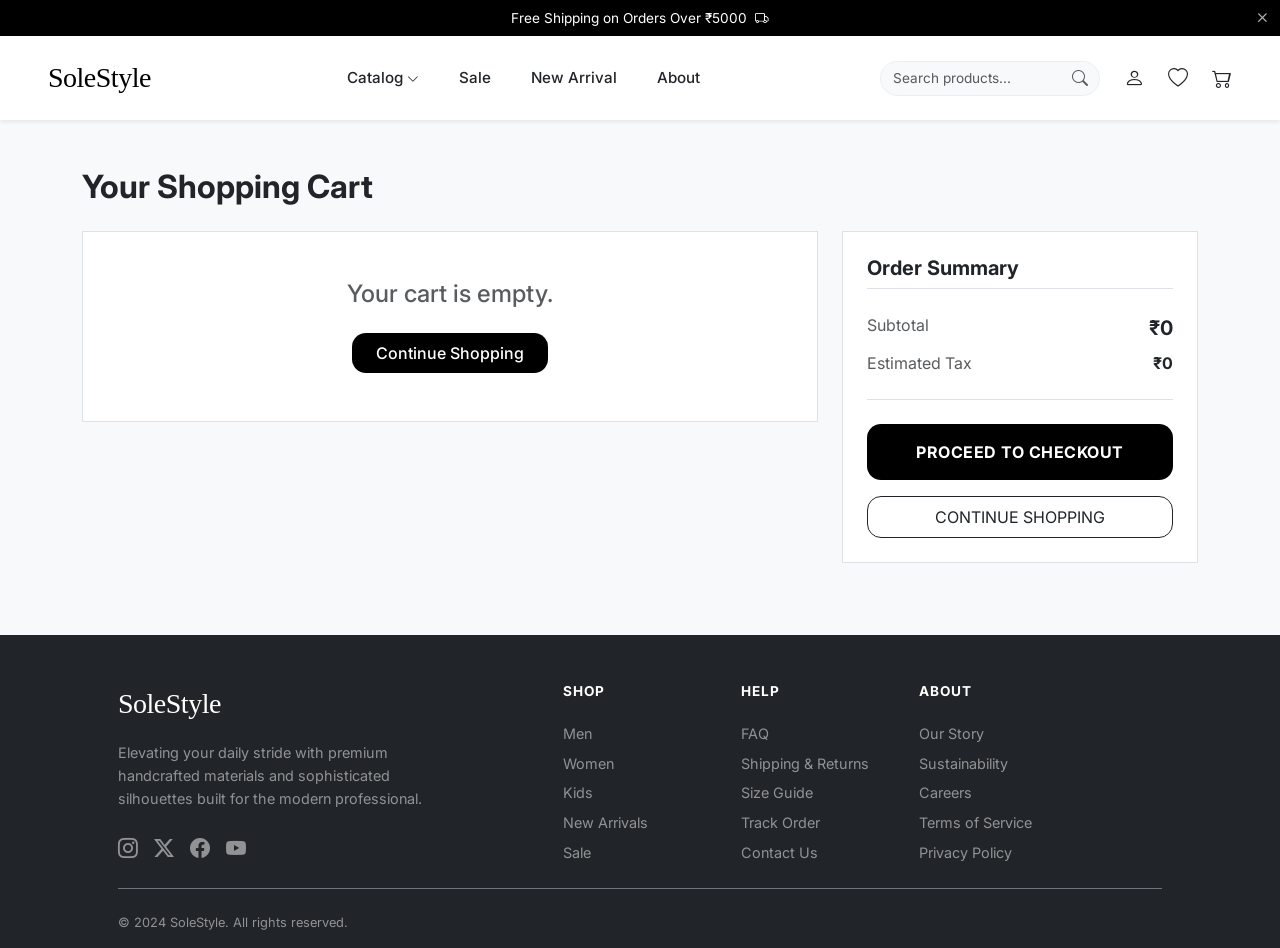
<file: cart.html>
<!doctype html>
<html lang="en">
  <head>
    <meta charset="UTF-8" />
    <meta name="viewport" content="width=device-width, initial-scale=1.0" />
    <title>Shopping Cart | SoleStyle</title>
    <!-- Bootstrap CSS -->
    <link href="https://cdn.jsdelivr.net/npm/bootstrap@5.3.3/dist/css/bootstrap.min.css" rel="stylesheet">
    <link rel="stylesheet" href="https://cdn.jsdelivr.net/npm/bootstrap-icons@1.11.3/font/bootstrap-icons.min.css">
    <link rel="stylesheet" href="styles.css" />
    <script defer src="script.js"></script>
    <script defer src="cart.js"></script>
  </head>
  <body class="bg-light">
    <!-- Top Announcement Banner -->
    <div id="announcement-banner" class="bg-black text-white py-2 position-relative">
      <div class="container d-flex justify-content-center align-items-center text-sm" style="font-size: 0.85rem;">
        <span>Free Shipping on Orders Over ₹5000 <i class="bi bi-truck ms-1"></i></span>
      </div>
      <button id="close-banner" class="btn text-white position-absolute end-0 top-50 translate-middle-y me-2 p-0 border-0" aria-label="Close"><i class="bi bi-x fs-5"></i></button>
    </div>

    <!-- Dynamic Navbar Placeholder -->
    <div id="navbar-placeholder"></div>

    <main class="container py-4 mt-2">
       <h2 class="fw-bold mb-4">Your Shopping Cart</h2>
       <div class="row g-4">
           <div class="col-12 col-lg-8" id="cart-items-container">
               <!-- Cart items injected here -->
           </div>
           <div class="col-12 col-lg-4">
               <div class="bg-white p-4 rounded-0 border">
                   <h5 class="fw-bold mb-4 pb-2 border-bottom">Order Summary</h5>
                   <div class="d-flex justify-content-between mb-2">
                       <span class="text-muted">Subtotal</span>
                       <span class="fw-bold fs-5" id="cart-total">₹0</span>
                   </div>
                   <div class="d-flex justify-content-between mb-4 border-bottom pb-4">
                       <span class="text-muted">Estimated Tax</span>
                       <span class="fw-bold">₹0</span>
                   </div>
                   <button class="btn btn-dark w-100 py-3 fw-bold bg-black rounded-0 mb-3" style="letter-spacing: 0.5px;" onclick="window.location.href='checkout.html'">PROCEED TO CHECKOUT</button>
                   <a href="index.html" class="btn btn-outline-dark w-100 py-2 rounded-0">CONTINUE SHOPPING</a>
               </div>
           </div>
       </div>
    </main>
    <script src="https://cdn.jsdelivr.net/npm/bootstrap@5.3.3/dist/js/bootstrap.bundle.min.js"></script>
  </body>
</html>
</file>
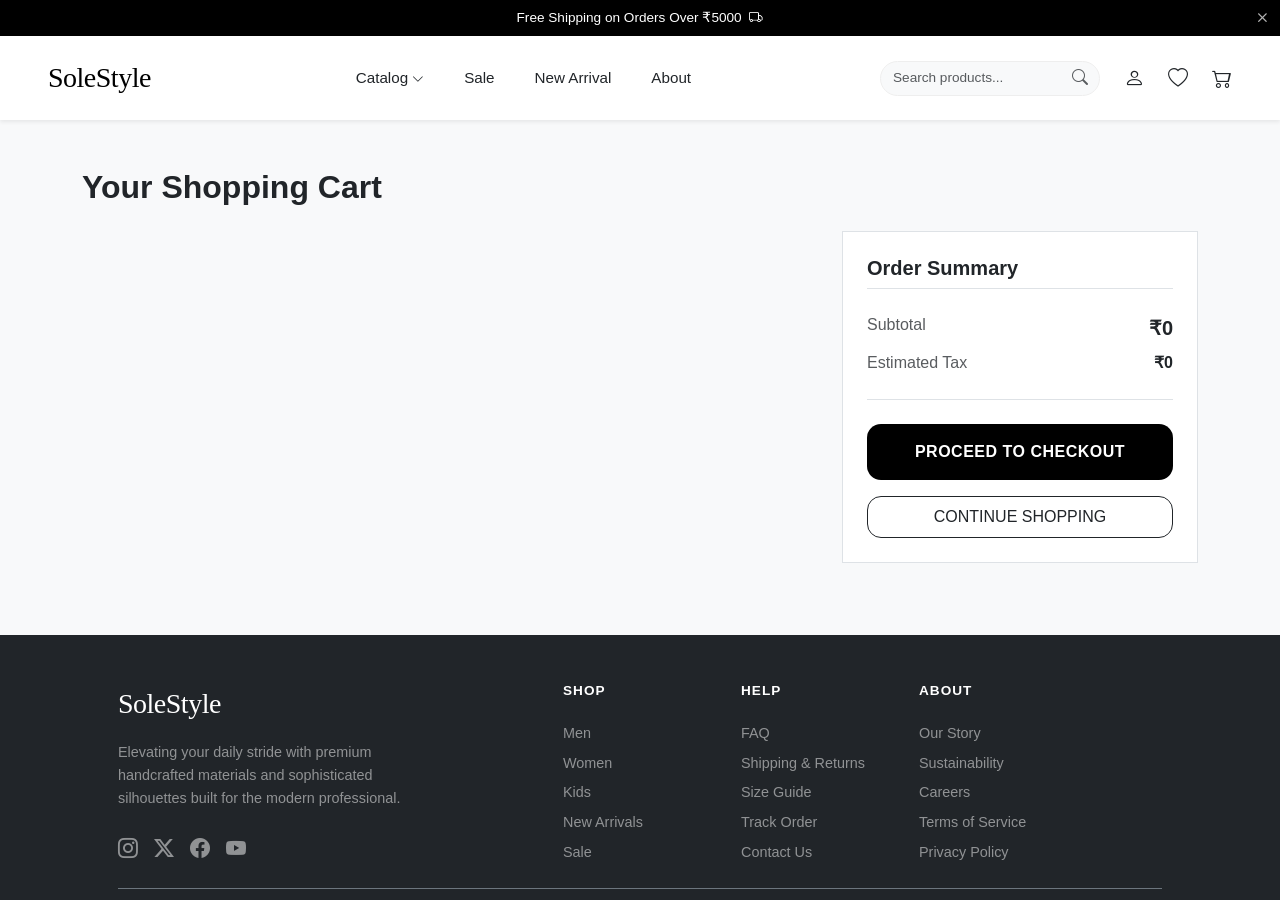
<file: checkout.html>
<!doctype html>
<html lang="en">
  <head>
    <meta charset="UTF-8" />
    <meta name="viewport" content="width=device-width, initial-scale=1.0" />
    <title>Checkout | SoleStyle</title>
    <!-- Bootstrap CSS -->
    <link href="https://cdn.jsdelivr.net/npm/bootstrap@5.3.3/dist/css/bootstrap.min.css" rel="stylesheet">
    <link rel="stylesheet" href="https://cdn.jsdelivr.net/npm/bootstrap-icons@1.11.3/font/bootstrap-icons.min.css">
    <link rel="stylesheet" href="styles.css" />
    <style>
      .form-control:focus, .form-select:focus {
          border-color: #000;
          box-shadow: none;
      }
    </style>
    <script defer src="script.js"></script>
    <script defer src="checkout.js"></script>
  </head>
  <body class="bg-light">
    <!-- Dynamic Navbar Placeholder -->
    <div id="navbar-placeholder"></div>

    <main class="container py-4 mt-2">
       <div class="d-flex align-items-center gap-3 mb-4 border-bottom pb-3">
           <i class="bi bi-lock-fill fs-3 text-dark"></i>
           <h2 class="fw-bold m-0 text-dark">Secure Checkout</h2>
       </div>
       <form id="checkoutForm" class="needs-validation" novalidate>
         <div class="row g-5">
             <!-- Left Column: Shipping & Billing Form -->
             <div class="col-12 col-lg-7 d-flex flex-column gap-4">
                 <div class="bg-white p-4 p-md-5 border" style="border-radius: 8px;">
                     <h4 class="fw-bold mb-4">Contact Information</h4>
                     <div class="mb-2">
                         <label for="email" class="form-label text-muted small fw-bold">Email address <span class="text-danger">*</span></label>
                         <input type="email" class="form-control form-control-lg rounded-0 fs-6 py-3" id="email" placeholder="john@example.com" required>
                         <div class="invalid-feedback">Please enter a valid email address.</div>
                     </div>
                 </div>

                 <div class="bg-white p-4 p-md-5 border" style="border-radius: 8px;">
                     <h4 class="fw-bold mb-4">Shipping Address</h4>
                     <div class="row g-4">
                         <div class="col-sm-6">
                             <label for="firstName" class="form-label text-muted small fw-bold">First name <span class="text-danger">*</span></label>
                             <input type="text" class="form-control form-control-lg rounded-0 fs-6 py-3" id="firstName" required>
                             <div class="invalid-feedback">Valid first name is required.</div>
                         </div>
                         <div class="col-sm-6">
                             <label for="lastName" class="form-label text-muted small fw-bold">Last name <span class="text-danger">*</span></label>
                             <input type="text" class="form-control form-control-lg rounded-0 fs-6 py-3" id="lastName" required>
                             <div class="invalid-feedback">Valid last name is required.</div>
                         </div>
                         <div class="col-12">
                             <label for="address" class="form-label text-muted small fw-bold">Address <span class="text-danger">*</span></label>
                             <input type="text" class="form-control form-control-lg rounded-0 fs-6 py-3" id="address" placeholder="1234 Main St" required>
                             <div class="invalid-feedback">Please enter your shipping address.</div>
                         </div>
                         <div class="col-12">
                             <label for="address2" class="form-label text-muted small fw-bold">Apartment, suite, etc. <span class="text-muted fw-normal">(Optional)</span></label>
                             <input type="text" class="form-control form-control-lg rounded-0 fs-6 py-3" id="address2" placeholder="Apartment or suite">
                         </div>
                         <div class="col-md-5">
                             <label for="country" class="form-label text-muted small fw-bold">Country <span class="text-danger">*</span></label>
                             <select class="form-select form-select-lg rounded-0 fs-6 py-3" id="country" required>
                                 <option value="">Choose...</option>
                                 <option>India</option>
                                 <option>United States</option>
                             </select>
                             <div class="invalid-feedback">Please select a valid country.</div>
                         </div>
                         <div class="col-md-4">
                             <label for="state" class="form-label text-muted small fw-bold">State <span class="text-danger">*</span></label>
                             <select class="form-select form-select-lg rounded-0 fs-6 py-3" id="state" required>
                                 <option value="">Choose...</option>
                                 <option>Maharashtra</option>
                                 <option>Delhi</option>
                                 <option>Karnataka</option>
                             </select>
                             <div class="invalid-feedback">Please provide a valid state.</div>
                         </div>
                         <div class="col-md-3">
                             <label for="zip" class="form-label text-muted small fw-bold">PIN Code <span class="text-danger">*</span></label>
                             <input type="text" class="form-control form-control-lg rounded-0 fs-6 py-3" id="zip" required>
                             <div class="invalid-feedback">Zip code required.</div>
                         </div>
                         <div class="col-12 mt-4 pt-2 border-top">
                             <label for="phone" class="form-label text-muted small fw-bold">Phone number <span class="text-danger">*</span></label>
                             <input type="tel" class="form-control form-control-lg rounded-0 fs-6 py-3" id="phone" required>
                             <div class="invalid-feedback">Valid phone number is required for delivery updates.</div>
                         </div>
                     </div>
                 </div>
             </div>
             
             <!-- Right Column: Order Summary -->
             <div class="col-12 col-lg-5">
                 <div class="bg-white p-4 p-md-5 border sticky-top" style="top: 2rem; z-index: 10; border-radius: 8px;">
                     <h4 class="fw-bold mb-4 pb-3 border-bottom d-flex justify-content-between align-items-center">
                         Order Summary
                         <span class="badge bg-dark rounded-pill fs-6 px-3" id="checkout-item-count">0</span>
                     </h4>
                     
                     <div id="checkout-items-container" class="mb-4 pe-2" style="max-height: 40vh; overflow-y: auto;">
                         <!-- Items dynamically injected here -->
                     </div>
                     
                     <div class="border-top pt-4 mb-3 d-flex justify-content-between align-items-center text-muted">
                         <span class="fs-6">Subtotal</span>
                         <span class="text-dark fw-bold fs-6" id="checkout-subtotal">₹0</span>
                     </div>
                     <div class="mb-4 pb-4 border-bottom d-flex justify-content-between align-items-center text-muted">
                         <span class="fs-6">Shipping</span>
                         <span class="text-success fw-bold">Free</span>
                     </div>
                     <div class="mb-4 pb-2 d-flex justify-content-between align-items-center">
                         <span class="fs-5 fw-bold text-dark">Total</span>
                         <span class="fs-3 fw-bold text-danger" id="checkout-total">₹0</span>
                     </div>
                     
                     <button type="submit" class="btn btn-dark w-100 py-3 fw-bold bg-black rounded-0 fs-5 mt-2 shadow-sm" style="letter-spacing: 1px;">PLACE ORDER <i class="bi bi-arrow-right ms-2"></i></button>
                 </div>
             </div>
         </div>
       </form>
    </main>

    <!-- Success Modal -->
    <div class="modal fade" id="orderSuccessModal" tabindex="-1" aria-hidden="true" data-bs-backdrop="static">
      <div class="modal-dialog modal-dialog-centered">
        <div class="modal-content rounded-0 p-4 p-md-5 text-center shadow-lg" style="border: 2px solid #000;">
          <div class="modal-body py-4">
            <i class="bi bi-check-circle-fill text-success mb-3 d-block" style="font-size: 5rem;"></i>
            <h2 class="fw-bold mb-3 text-dark">Order Confirmed!</h2>
            <p class="text-muted mb-5 fs-6 lh-lg">Thank you for your purchase. We've securely received your order and are preparing your brand new sneakers for shipment. A receipt has been sent to your email.</p>
            <a href="index.html" class="btn btn-dark w-100 rounded-0 py-3 fw-bold text-uppercase" style="letter-spacing: 1px;">Return to Shop</a>
          </div>
        </div>
      </div>
    </div>

    <!-- Bootstrap JS Bundle -->
    <script src="https://cdn.jsdelivr.net/npm/bootstrap@5.3.3/dist/js/bootstrap.bundle.min.js"></script>
  </body>
</html>
</file>
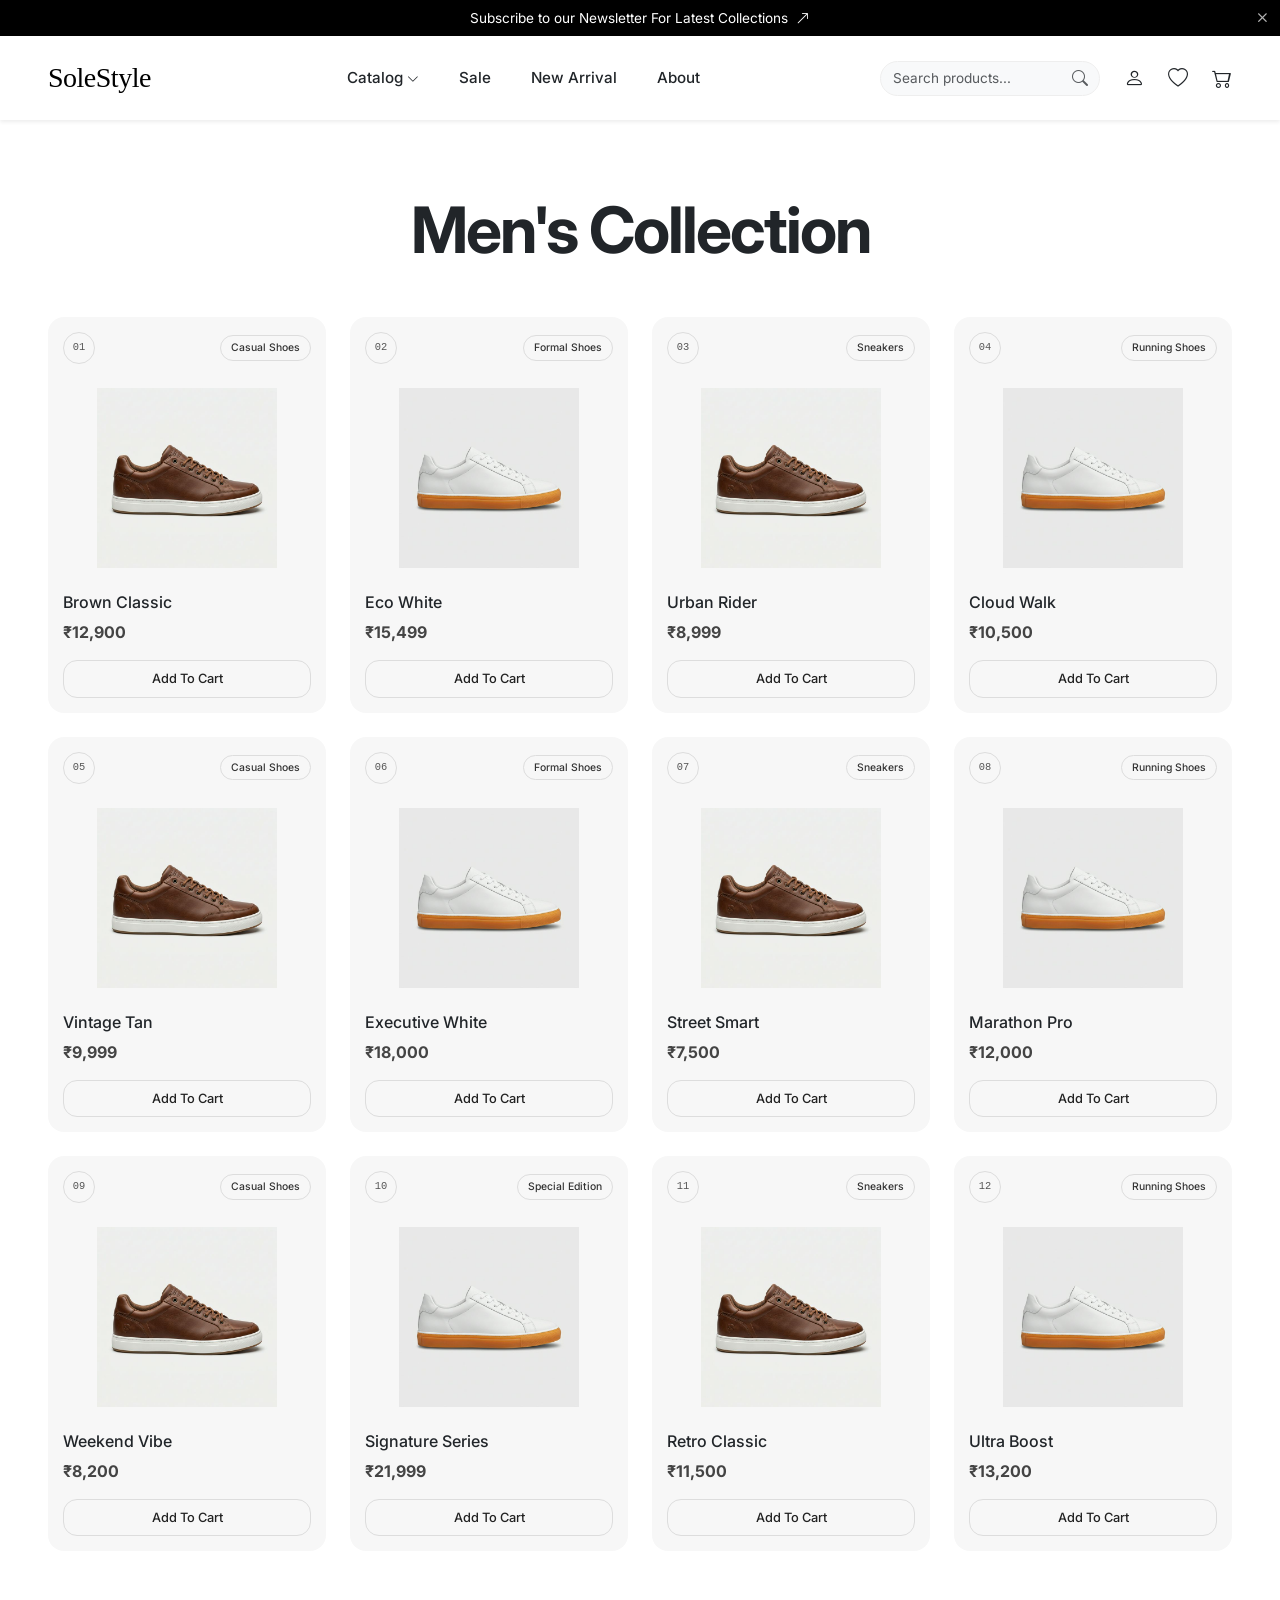
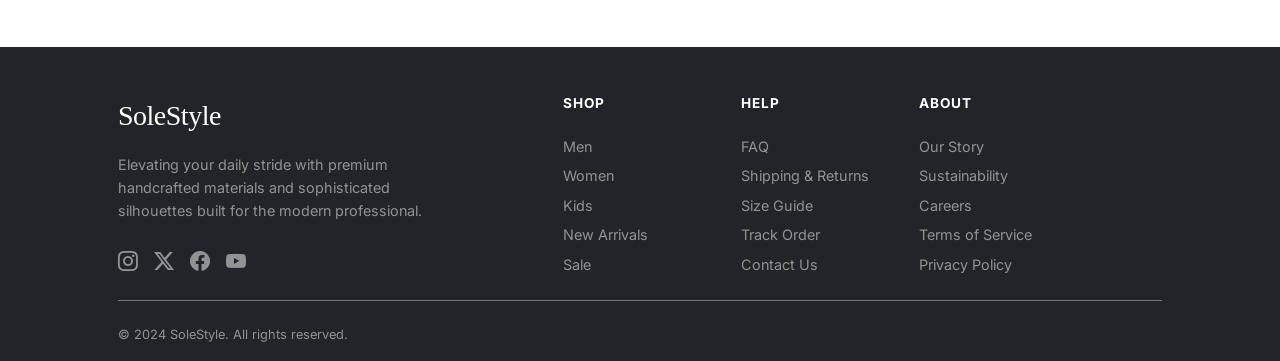
<file: mens.html>
<!doctype html>
<html lang="en">
  <head>
    <meta charset="UTF-8" />
    <meta name="viewport" content="width=device-width, initial-scale=1.0" />
    <title>Men's Collection - SoleStyle</title>
    <!-- Bootstrap CSS -->
    <link href="https://cdn.jsdelivr.net/npm/bootstrap@5.3.3/dist/css/bootstrap.min.css" rel="stylesheet">
    <!-- Bootstrap Icons -->
    <link rel="stylesheet" href="https://cdn.jsdelivr.net/npm/bootstrap-icons@1.11.3/font/bootstrap-icons.min.css">
    <!-- Custom CSS -->
    <link rel="stylesheet" href="styles.css" />
    <!-- Custom JS -->
    <script defer src="script.js"></script>
  </head>
  <body>
    <!-- Top Announcement Banner -->
    <div id="announcement-banner" class="bg-black text-white py-2 position-relative">
      <div class="container d-flex justify-content-center align-items-center text-sm" style="font-size: 0.85rem;">
        <span>Subscribe to our Newsletter For Latest Collections <i class="bi bi-arrow-up-right ms-1"></i></span>
      </div>
      <button id="close-banner" class="btn text-white position-absolute end-0 top-50 translate-middle-y me-2 p-0 border-0" aria-label="Close">
        <i class="bi bi-x fs-5"></i>
      </button>
    </div>

    <!-- Dynamic Navbar Placeholder -->
    <div id="navbar-placeholder"></div>

    <main class="container-fluid px-2 px-md-4 px-lg-5 py-5 mt-4 text-center">
      <h1 class="display-3 fw-bold mb-5" style="letter-spacing: -2px;">Men's Collection</h1>
      <div class="row g-4" id="category-grid">
         <!-- Dynamic category items injected here via script.js -->
      </div>
    </main>

    <!-- Bootstrap JS bundle -->
    <script src="https://cdn.jsdelivr.net/npm/bootstrap@5.3.3/dist/js/bootstrap.bundle.min.js"></script>
  </body>
</html>
</file>
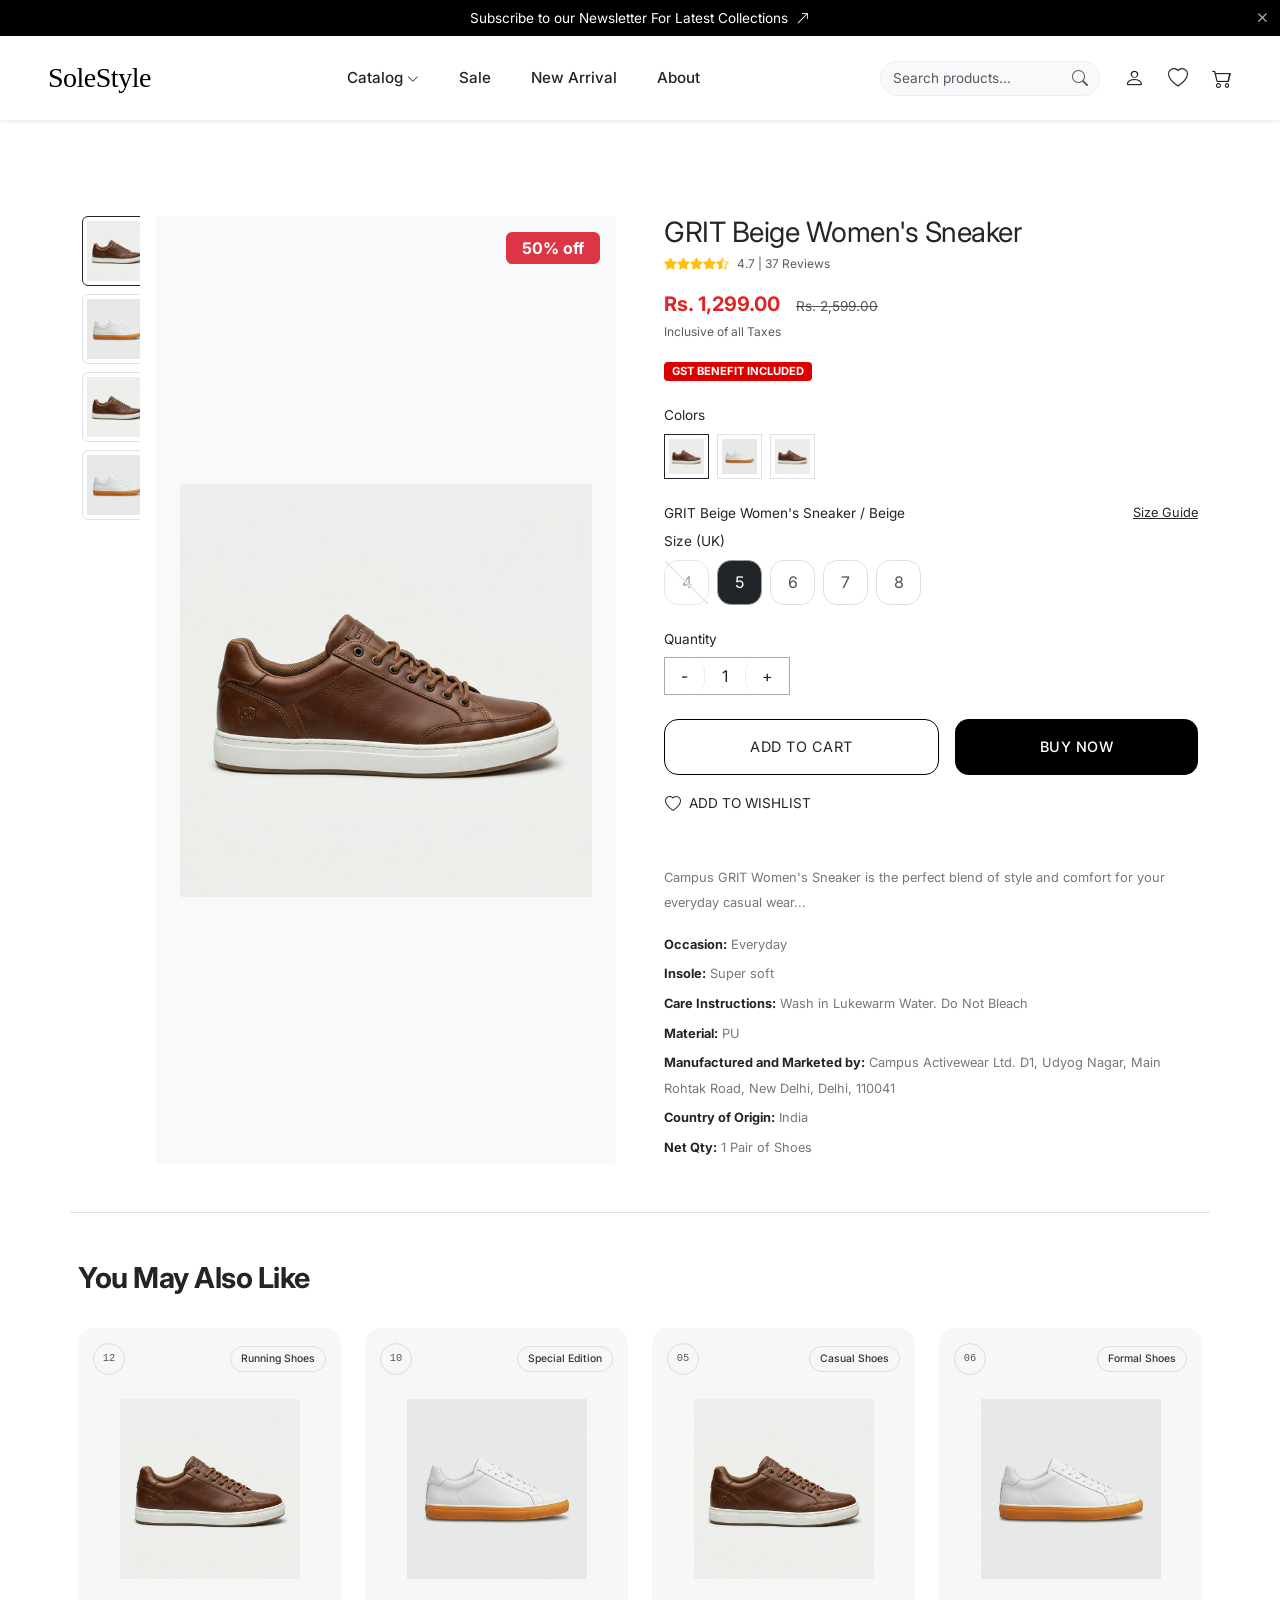
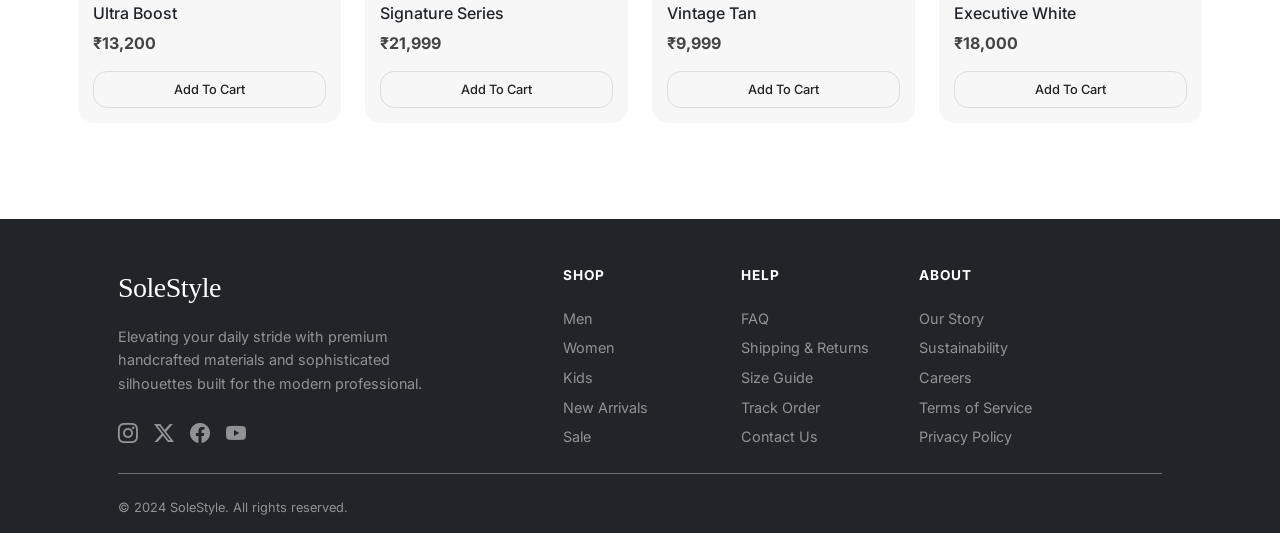
<file: product.html>
<!doctype html>
<html lang="en">
  <head>
    <meta charset="UTF-8" />
    <meta name="viewport" content="width=device-width, initial-scale=1.0" />
    <title>GRIT Beige Women's Sneaker | SoleStyle</title>
    <!-- Bootstrap CSS -->
    <link href="https://cdn.jsdelivr.net/npm/bootstrap@5.3.3/dist/css/bootstrap.min.css" rel="stylesheet">
    <!-- Bootstrap Icons -->
    <link rel="stylesheet" href="https://cdn.jsdelivr.net/npm/bootstrap-icons@1.11.3/font/bootstrap-icons.min.css">
    <!-- Custom CSS -->
    <link rel="stylesheet" href="styles.css" />
    <!-- Custom JS -->
    <script defer src="script.js"></script>
    <script defer src="product.js"></script>
  </head>
  <body>
    <!-- Top Announcement Banner -->
    <div id="announcement-banner" class="bg-black text-white py-2 position-relative">
      <div class="container d-flex justify-content-center align-items-center text-sm" style="font-size: 0.85rem;">
        <span>Subscribe to our Newsletter For Latest Collections <i class="bi bi-arrow-up-right ms-1"></i></span>
      </div>
      <button id="close-banner" class="btn text-white position-absolute end-0 top-50 translate-middle-y me-2 p-0 border-0" aria-label="Close">
        <i class="bi bi-x fs-5"></i>
      </button>
    </div>

    <!-- Dynamic Navbar Placeholder -->
    <div id="navbar-placeholder"></div>

    <!-- Product Detail Section -->
    <main class="container py-5 mt-2 mt-lg-5">
      <div class="row g-5">
        <!-- Left: Image Gallery -->
        <div class="col-12 col-md-6 d-flex flex-column flex-md-row gap-3">
          <!-- Thumbnails -->
          <div class="d-flex flex-row flex-md-column gap-2 order-2 order-md-1 overflow-auto" id="thumbnailGallery">
             <img src="shoe_1.png" class="img-thumbnail border-dark p-1" style="width: 70px; min-width: 70px; cursor: pointer;">
             <img src="shoe_2.png" class="img-thumbnail p-1" style="width: 70px; min-width: 70px; cursor: pointer;">
             <img src="shoe_1.png" class="img-thumbnail p-1" style="width: 70px; min-width: 70px; cursor: pointer;">
             <img src="shoe_2.png" class="img-thumbnail p-1" style="width: 70px; min-width: 70px; cursor: pointer;">
          </div>
          <!-- Main Image -->
          <div class="flex-grow-1 bg-light d-flex align-items-center justify-content-center p-4 position-relative order-1 order-md-2" style="border-radius: 4px;">
             <span class="badge bg-danger position-absolute top-0 end-0 m-3 fs-6 px-3 py-2">50% off</span>
             <img id="mainProductImage" src="shoe_1.png" alt="Product" class="img-fluid mix-blend-multiply w-100" style="object-fit: contain; max-height: 500px;">
          </div>
        </div>

        <!-- Right: Details -->
        <div class="col-12 col-md-6 px-3 px-lg-4">
          <h2 id="productTitle" class="fw-normal mb-1 fs-3" style="letter-spacing: -0.5px;">GRIT Beige Women's Sneaker</h2>
          <div class="d-flex align-items-center mb-3">
             <div class="text-warning me-2" style="font-size: 0.8rem;">
                 <i class="bi bi-star-fill"></i><i class="bi bi-star-fill"></i><i class="bi bi-star-fill"></i><i class="bi bi-star-fill"></i><i class="bi bi-star-half"></i>
             </div>
             <small class="text-muted" style="font-size: 0.75rem;">4.7 | 37 Reviews</small>
          </div>
          
          <div class="mb-1 d-flex align-items-baseline">
             <span class="text-danger fw-bold fs-5 me-3" id="productSalePrice" style="color: #e02424 !important;">Rs. 1,299.00</span>
             <span class="text-muted text-decoration-line-through me-2" id="productMrpPrice" style="font-size: 0.85rem;">Rs. 2,599.00</span>
          </div>
          <small class="text-muted d-block mb-3" style="font-size: 0.75rem;">Inclusive of all Taxes</small>
          <span class="badge bg-danger rounded-1 mb-4 px-2 py-1" style="font-size: 0.7rem; background-color: #dd0000 !important;">GST BENEFIT INCLUDED</span>

          <div class="mb-4">
             <p class="mb-2 text-dark" style="font-size: 0.85rem;">Colors</p>
             <div class="d-flex gap-2">
                <img src="shoe_1.png" class="color-swatch border border-dark p-1" style="width: 45px; height: 45px; cursor: pointer; object-fit: contain;">
                <img src="shoe_2.png" class="color-swatch border p-1" style="width: 45px; height: 45px; cursor: pointer; object-fit: contain;">
                <img src="shoe_1.png" class="color-swatch border p-1" style="width: 45px; height: 45px; cursor: pointer; object-fit: contain;">
             </div>
          </div>

          <div class="mb-4">
             <div class="d-flex justify-content-between">
                <p class="mb-2 text-dark" id="colorText" style="font-size: 0.85rem;">GRIT Beige Women's Sneaker / Beige</p>
                <a href="#" class="text-dark text-decoration-underline" style="font-size: 0.8rem;">Size Guide</a>
             </div>
             <p class="mb-2 text-dark" style="font-size: 0.85rem;">Size (UK)</p>
             <div class="d-flex flex-wrap gap-2 size-options">
                <button class="btn btn-outline-secondary rounded-0 disabled position-relative size-btn" style="width: 45px; height: 45px; border-color: #ddd;">
                    4
                    <div style="position:absolute; top:0; left:0; right:0; bottom:0; background: linear-gradient(to top right, transparent 48%, #ddd 49%, #ddd 51%, transparent 52%);"></div>
                </button>
                <button class="btn btn-outline-dark rounded-0 size-btn active" style="width: 45px; height: 45px; border-color: #999;">5</button>
                <button class="btn btn-outline-secondary rounded-0 size-btn" style="width: 45px; height: 45px; border-color: #e0e0e0; color: #555;">6</button>
                <button class="btn btn-outline-secondary rounded-0 size-btn" style="width: 45px; height: 45px; border-color: #e0e0e0; color: #555;">7</button>
                <button class="btn btn-outline-secondary rounded-0 size-btn" style="width: 45px; height: 45px; border-color: #e0e0e0; color: #555;">8</button>
             </div>
          </div>

          <div class="mb-4">
             <p class="mb-2 text-dark" style="font-size: 0.85rem;">Quantity</p>
             <div class="d-flex align-items-center qty-box border border-dark rounded-0" style="width: fit-content; border-color: #aaa !important;">
                <button class="btn btn-white rounded-0 px-3 border-0 border-end" id="qtyMinus" style="border-color: #eee !important;">-</button>
                <input type="text" id="qtyInput" value="1" class="form-control text-center border-0 rounded-0 shadow-none px-0" style="width: 40px;">
                <button class="btn btn-white rounded-0 px-3 border-0 border-start" id="qtyPlus" style="border-color: #eee !important;">+</button>
             </div>
          </div>

          <div class="d-flex gap-3 mb-3">
             <button id="addToCartBtn" class="btn btn-outline-dark rounded-0 flex-grow-1 py-3" style="font-size: 0.9rem; letter-spacing: 0.5px; border-color: #000;">ADD TO CART</button>
             <button class="btn btn-dark rounded-0 flex-grow-1 py-3 bg-black" style="font-size: 0.9rem; letter-spacing: 0.5px;">BUY NOW</button>
          </div>

          <button id="addToWishlistBtn" class="btn btn-link text-dark text-decoration-none p-0 mb-5 d-flex align-items-center gap-2" style="font-size: 0.85rem;">
             <i class="bi bi-heart fs-6" id="wishlistIcon"></i> ADD TO WISHLIST
          </button>

          <div class="product-description text-muted lh-lg" style="font-size: 0.8rem; color: #777 !important;">
             <p id="dynDescr">Campus GRIT Women's Sneaker is the perfect blend of style and comfort for your everyday casual wear...</p>
             <p class="mb-1"><strong class="text-dark">Occasion:</strong> <span id="dynOccasion">Everyday</span></p>
             <p class="mb-1"><strong class="text-dark">Insole:</strong> <span id="dynInsole">Super soft</span></p>
             <p class="mb-1"><strong class="text-dark">Care Instructions:</strong> <span id="dynCare">Wash in Lukewarm Water. Do Not Bleach</span></p>
             <p class="mb-1"><strong class="text-dark">Material:</strong> <span id="dynMaterial">PU</span></p>
             <p class="mb-1"><strong class="text-dark">Manufactured and Marketed by:</strong> Campus Activewear Ltd. D1, Udyog Nagar, Main Rohtak Road, New Delhi, Delhi, 110041</p>
             <p class="mb-1"><strong class="text-dark">Country of Origin:</strong> India</p>
             <p class="mb-1"><strong class="text-dark">Net Qty:</strong> 1 Pair of Shoes</p>
          </div>
        </div>
      </div>

      <!-- You May Also Like Section -->
      <div class="row pt-5 mt-5 border-top">
         <div class="col-12 mb-4 px-2">
            <h3 class="fw-bold" style="font-size: 1.8rem; letter-spacing: -0.5px;">You May Also Like</h3>
         </div>
         <div class="col-12 px-2">
            <div class="row g-4" id="related-grid">
               <!-- Dynamic related items injected here via product.js -->
            </div>
         </div>
      </div>
    </main>

    <script src="https://cdn.jsdelivr.net/npm/bootstrap@5.3.3/dist/js/bootstrap.bundle.min.js"></script>
  </body>
</html>
</file>
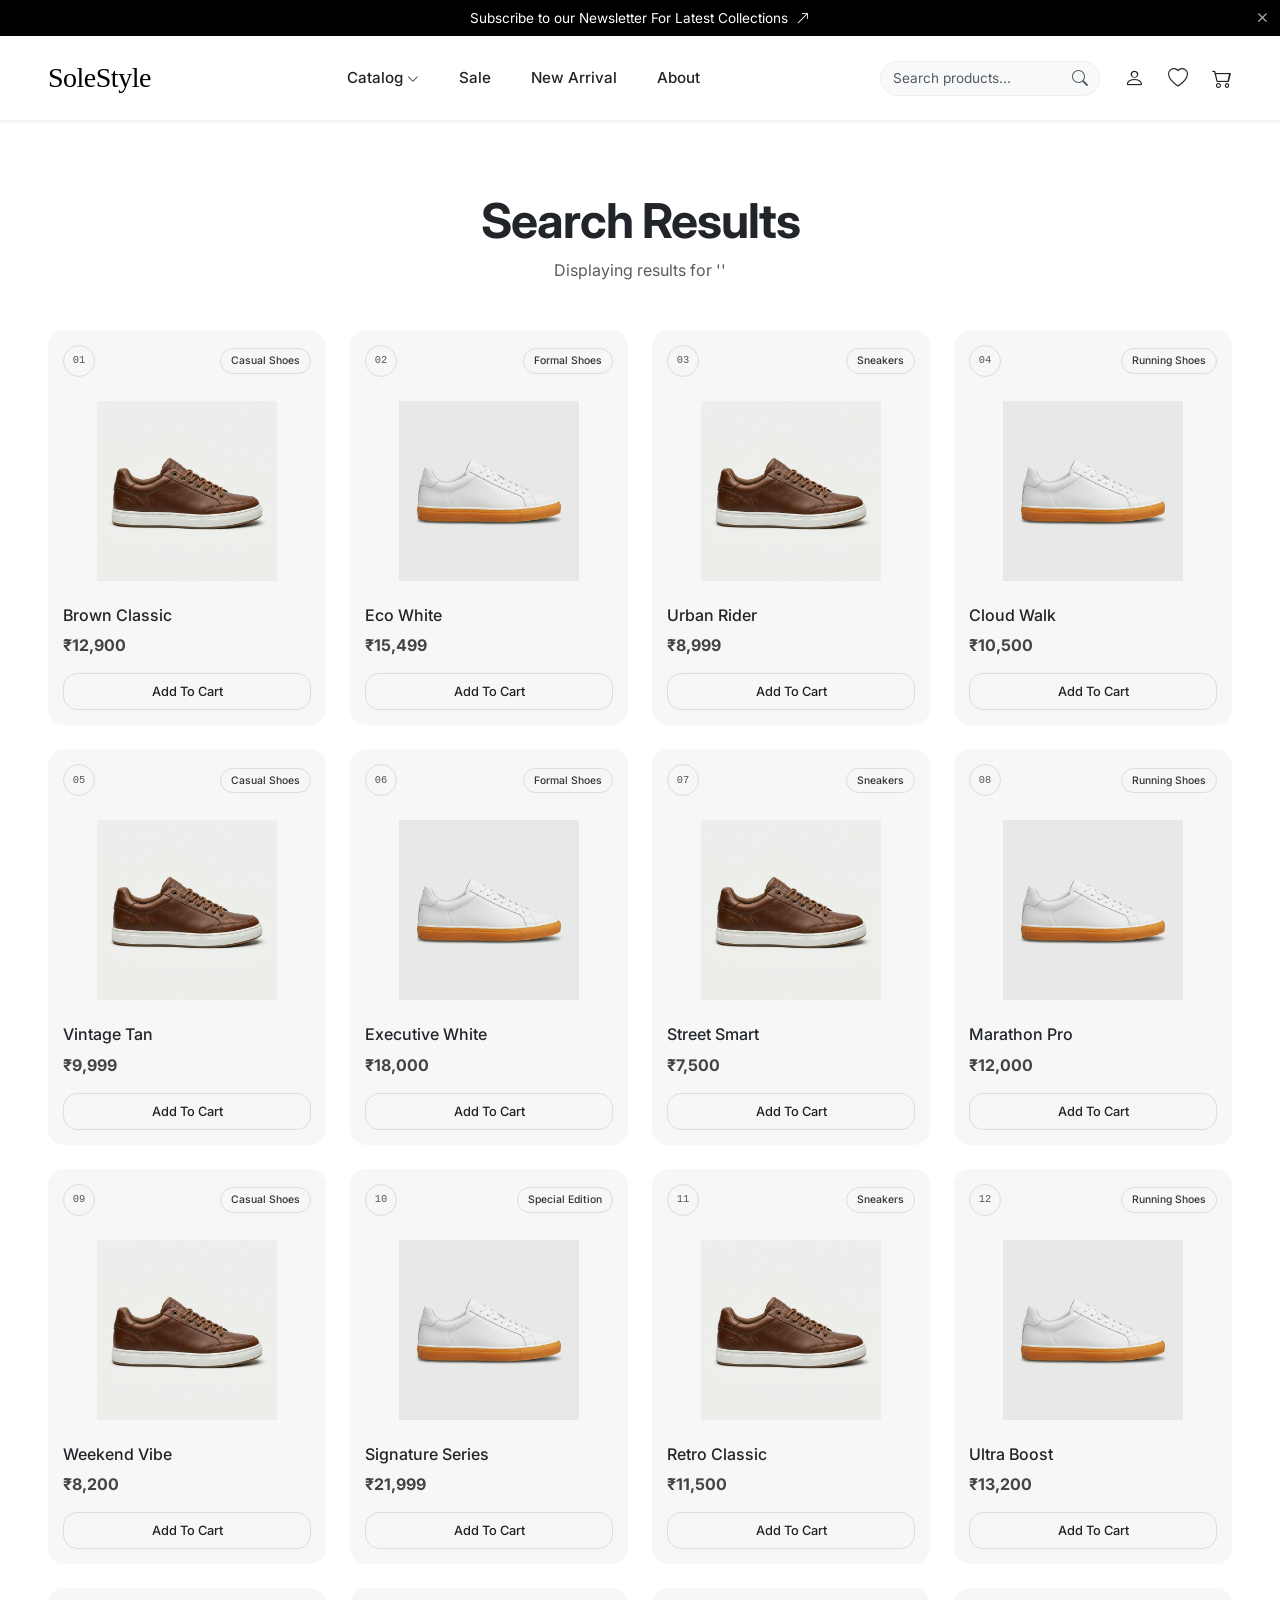
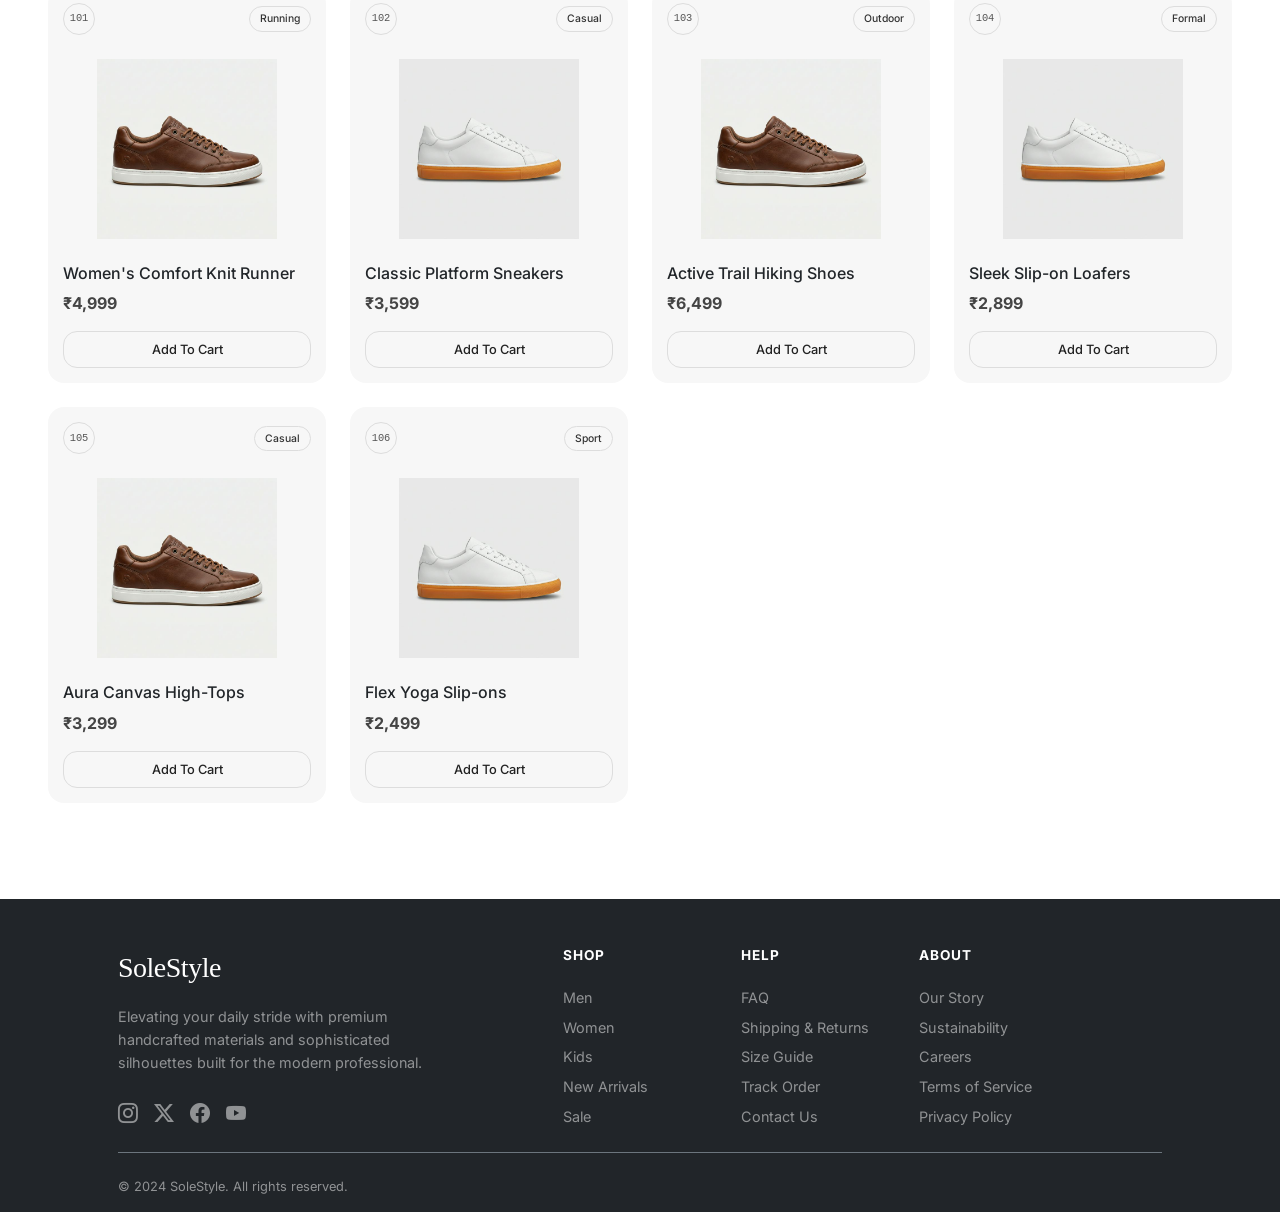
<file: search.html>
<!doctype html>
<html lang="en">
  <head>
    <meta charset="UTF-8" />
    <meta name="viewport" content="width=device-width, initial-scale=1.0" />
    <title>Search Results - SoleStyle</title>
    <!-- Bootstrap CSS -->
    <link href="https://cdn.jsdelivr.net/npm/bootstrap@5.3.3/dist/css/bootstrap.min.css" rel="stylesheet">
    <!-- Bootstrap Icons -->
    <link rel="stylesheet" href="https://cdn.jsdelivr.net/npm/bootstrap-icons@1.11.3/font/bootstrap-icons.min.css">
    <!-- Custom CSS -->
    <link rel="stylesheet" href="styles.css" />
    <!-- Custom JS -->
    <script defer src="script.js"></script>
    <style>
      .search-highlight {
         background-color: #fffb8f;
         padding: 0 4px;
         border-radius: 4px;
      }
    </style>
  </head>
  <body>
    <!-- Top Announcement Banner -->
    <div id="announcement-banner" class="bg-black text-white py-2 position-relative">
      <div class="container d-flex justify-content-center align-items-center text-sm" style="font-size: 0.85rem;">
        <span>Subscribe to our Newsletter For Latest Collections <i class="bi bi-arrow-up-right ms-1"></i></span>
      </div>
      <button id="close-banner" class="btn text-white position-absolute end-0 top-50 translate-middle-y me-2 p-0 border-0" aria-label="Close">
        <i class="bi bi-x fs-5"></i>
      </button>
    </div>

    <!-- Dynamic Navbar Placeholder -->
    <div id="navbar-placeholder"></div>

    <main class="container-fluid px-2 px-md-4 px-lg-5 py-5 mt-4">
      <h1 class="display-5 fw-bold mb-2 text-center" style="letter-spacing: -1px;">Search Results</h1>
      <p class="text-center text-muted mb-5" id="search-query-display">Displaying results for '...'</p>
      
      <div class="row g-4" id="search-grid">
         <!-- Dynamic category items injected here via script.js -->
      </div>
      
      <div id="no-results-msg" class="text-center py-5 d-none">
         <i class="bi bi-search display-1 text-muted opacity-50 mb-3"></i>
         <h4 class="fw-bold">No exact matches found</h4>
         <p class="text-muted">Try adjusting your search terms or exploring our collections.</p>
         <div class="mt-4">
            <a href="index.html" class="btn btn-dark rounded-pill px-4 me-2">Go Home</a>
            <a href="womens.html" class="btn btn-outline-dark rounded-pill px-4">Women's Collection</a>
         </div>
      </div>
    </main>

    <!-- Bootstrap JS bundle -->
    <script src="https://cdn.jsdelivr.net/npm/bootstrap@5.3.3/dist/js/bootstrap.bundle.min.js"></script>
  </body>
</html>
</file>
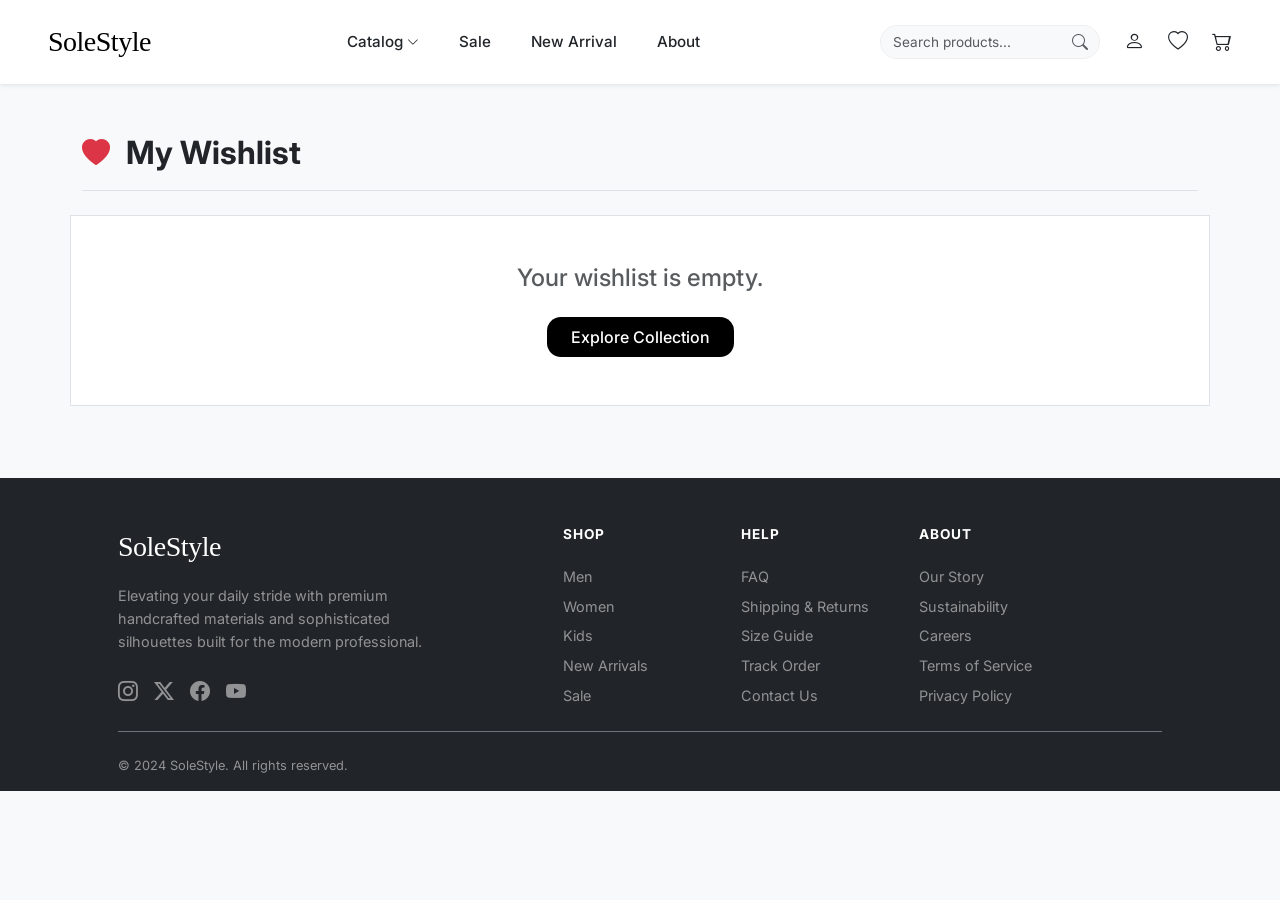
<file: wishlist.html>
<!doctype html>
<html lang="en">
  <head>
    <meta charset="UTF-8" />
    <meta name="viewport" content="width=device-width, initial-scale=1.0" />
    <title>My Wishlist | SoleStyle</title>
    <!-- Bootstrap CSS -->
    <link href="https://cdn.jsdelivr.net/npm/bootstrap@5.3.3/dist/css/bootstrap.min.css" rel="stylesheet">
    <link rel="stylesheet" href="https://cdn.jsdelivr.net/npm/bootstrap-icons@1.11.3/font/bootstrap-icons.min.css">
    <link rel="stylesheet" href="styles.css" />
    <script defer src="script.js"></script>
    <script defer src="wishlist.js"></script>
  </head>
  <body class="bg-light">
    <!-- Dynamic Navbar Placeholder -->
    <div id="navbar-placeholder"></div>

    <main class="container py-4 mt-2">
       <div class="d-flex align-items-center gap-3 mb-4 border-bottom pb-3">
          <i class="bi bi-heart-fill text-danger fs-3"></i>
          <h2 class="fw-bold m-0 text-dark">My Wishlist</h2>
       </div>
       <div class="row g-4" id="wishlist-items-container">
           <!-- Wishlist items injected here -->
       </div>
    </main>
    <script src="https://cdn.jsdelivr.net/npm/bootstrap@5.3.3/dist/js/bootstrap.bundle.min.js"></script>
  </body>
</html>
</file>
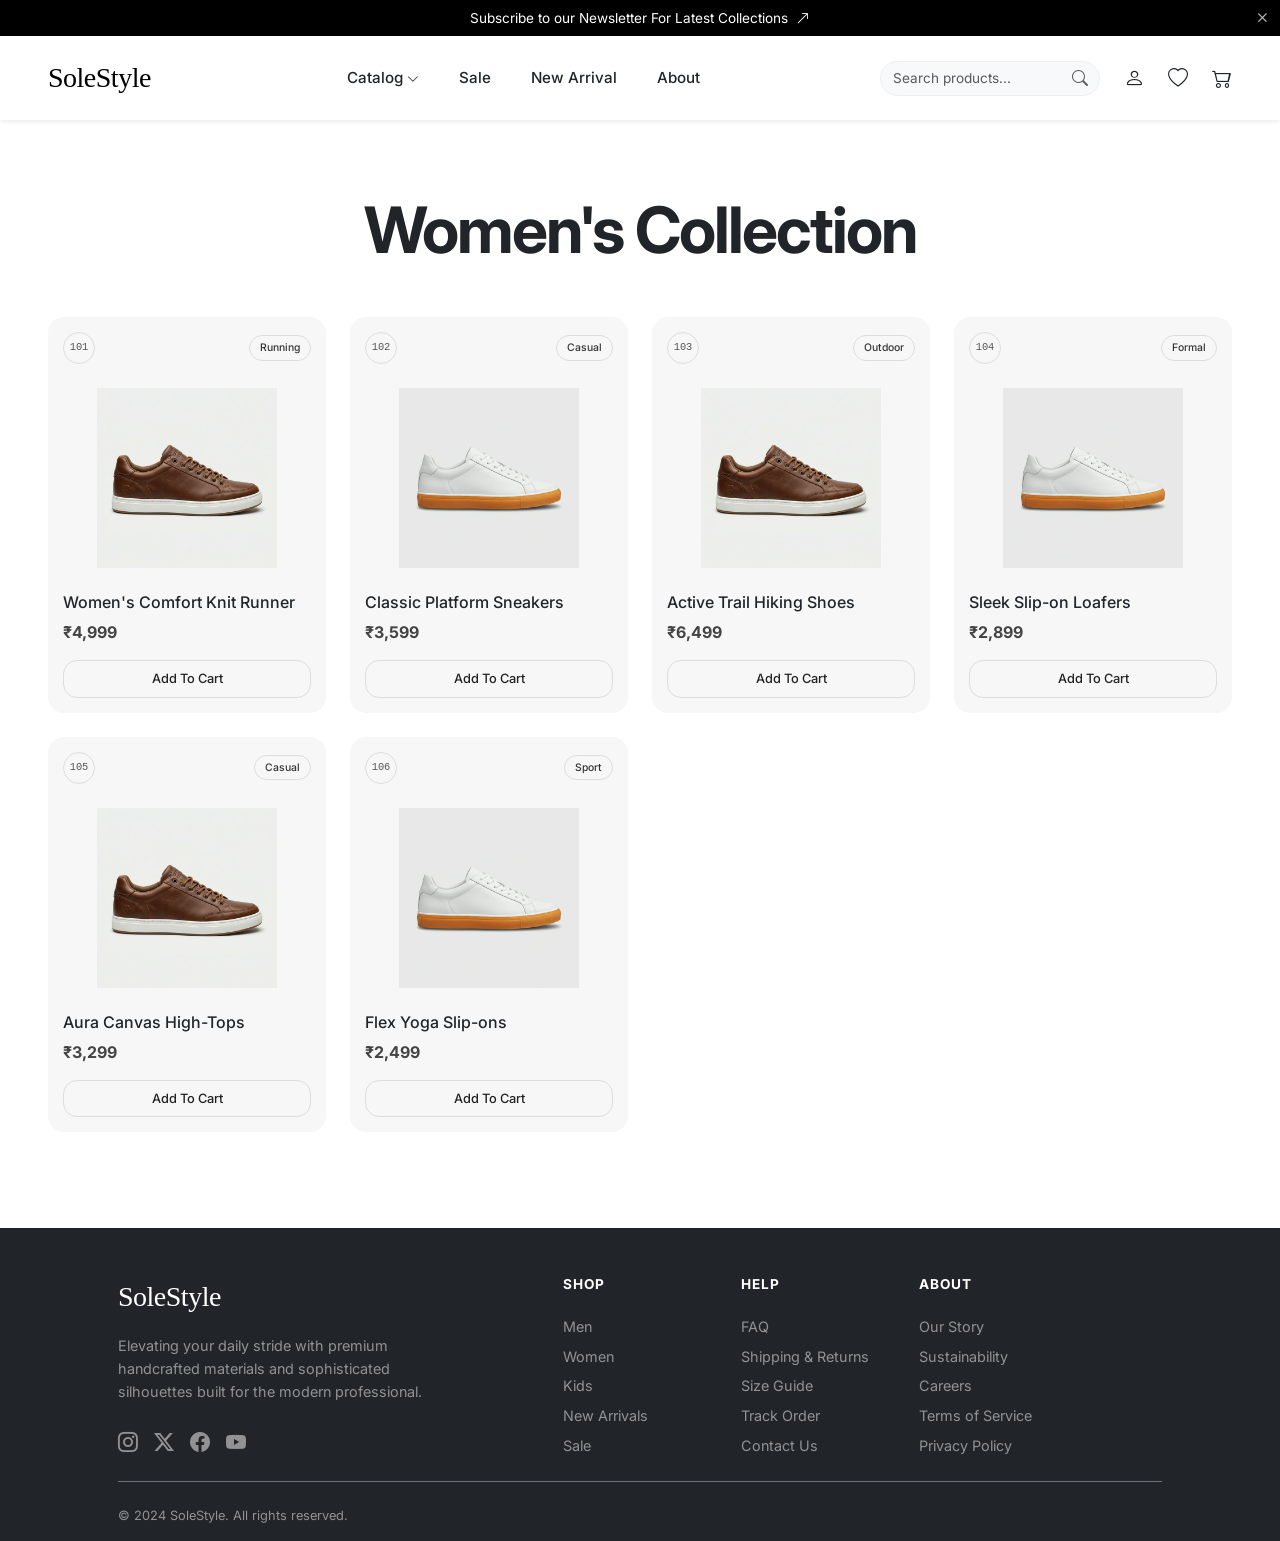
<file: womens.html>
<!doctype html>
<html lang="en">
  <head>
    <meta charset="UTF-8" />
    <meta name="viewport" content="width=device-width, initial-scale=1.0" />
    <title>Women's Collection - SoleStyle</title>
    <!-- Bootstrap CSS -->
    <link href="https://cdn.jsdelivr.net/npm/bootstrap@5.3.3/dist/css/bootstrap.min.css" rel="stylesheet">
    <!-- Bootstrap Icons -->
    <link rel="stylesheet" href="https://cdn.jsdelivr.net/npm/bootstrap-icons@1.11.3/font/bootstrap-icons.min.css">
    <!-- Custom CSS -->
    <link rel="stylesheet" href="styles.css" />
    <!-- Custom JS -->
    <script defer src="script.js"></script>
  </head>
  <body>
    <!-- Top Announcement Banner -->
    <div id="announcement-banner" class="bg-black text-white py-2 position-relative">
      <div class="container d-flex justify-content-center align-items-center text-sm" style="font-size: 0.85rem;">
        <span>Subscribe to our Newsletter For Latest Collections <i class="bi bi-arrow-up-right ms-1"></i></span>
      </div>
      <button id="close-banner" class="btn text-white position-absolute end-0 top-50 translate-middle-y me-2 p-0 border-0" aria-label="Close">
        <i class="bi bi-x fs-5"></i>
      </button>
    </div>

    <!-- Dynamic Navbar Placeholder -->
    <div id="navbar-placeholder"></div>

    <main class="container-fluid px-2 px-md-4 px-lg-5 py-5 mt-4 text-center">
      <h1 class="display-3 fw-bold mb-5" style="letter-spacing: -2px;">Women's Collection</h1>
      <div class="row g-4" id="category-grid">
         <!-- Dynamic category items injected here via script.js -->
      </div>
    </main>

    <!-- Bootstrap JS bundle -->
    <script src="https://cdn.jsdelivr.net/npm/bootstrap@5.3.3/dist/js/bootstrap.bundle.min.js"></script>
  </body>
</html>
</file>
<file: styles.css>
/* Google Fonts for better typography */
@import url('https://fonts.googleapis.com/css2?family=Inter:wght@400;500;600;700&display=swap');

body {
    font-family: 'Inter', sans-serif;
    background-color: #ffffff;
    margin: 0;
    padding: 0;
}

/* Banner Utilities */
#announcement-banner {
    transition: opacity 0.3s ease, margin-top 0.3s ease;
}

#close-banner i {
    opacity: 0.7;
    transition: opacity 0.2s;
}

#close-banner:hover i {
    opacity: 1;
}

/* Navbar Utilities */
.nav-link {
    font-size: 0.95rem;
    font-weight: 500;
    transition: color 0.2s ease-in-out;
}

.nav-link:hover {
    color: #6c757d !important;
}

.dropdown-toggle-custom::after {
    display: none; /* Hide default Bootstrap dropdown arrow */
}

/* Icons within links */
.bi-person, .bi-cart2 {
    transition: color 0.2s;
}
.bi-person:hover, .bi-cart2:hover {
    color: #777;
}

/* Sign In Button */
.btn-dark {
    background-color: #000;
    border: none;
    font-weight: 500;
    transition: background-color 0.2s, transform 0.1s;
}

.btn-dark:hover {
    background-color: #333;
}

.btn-dark:active {
    transform: scale(0.98);
}

/* Hero Section */
.hero-title {
    font-size: clamp(3rem, 11vw, 9.5rem);
    letter-spacing: -2px;
    color: #0f0f0f;
    line-height: 1;
    margin-top: 40px;
}

/* Product Collection Section */
.scroll-container {
    display: flex;
    flex-wrap: nowrap;
    overflow-x: auto;
    gap: 1.25rem;
    padding-bottom: 2rem;
    -ms-overflow-style: none;  /* IE and Edge */
    scrollbar-width: none;  /* Firefox */
    width: 100%;
}
.scroll-container::-webkit-scrollbar {
    display: none; /* Hide scrollbar for Chrome, Safari and Opera */
}

.product-card {
    min-width: 250px;
    max-width: 320px;
    background-color: #f7f7f7;
    border-radius: 20px;
    padding: 20px;
    display: flex;
    flex-direction: column;
    justify-content: space-between;
    flex: 0 0 auto;
}

.card-top {
    display: flex;
    justify-content: space-between;
    align-items: center;
    margin-bottom: 30px;
}

.card-number {
    width: 36px;
    height: 36px;
    border-radius: 50%;
    border: 1px solid #ddd;
    display: flex;
    align-items: center;
    justify-content: center;
    font-size: 0.75rem;
    font-family: monospace;
    color: #555;
}

.card-category {
    padding: 6px 14px;
    border-radius: 50px;
    border: 1px solid #ddd;
    font-size: 0.75rem;
    color: #333;
    font-weight: 500;
}

.product-image {
    width: 100%;
    height: auto;
    object-fit: contain;
    margin-bottom: 40px;
    mix-blend-mode: darken; /* Ensures light grey block merges with our #f7f7f7 bg */
}

.btn-add-to-cart {
    width: 100%;
    padding: 12px 0;
    border-radius: 50px;
    border: 1px solid #ddd;
    background: transparent;
    font-size: 0.85rem;
    font-weight: 500;
    color: #222;
    transition: all 0.2s;
}

.btn-add-to-cart:hover {
    background-color: #000;
    border-color: #000;
    color: #fff;
}

/* Featured Section Marquee Animation */
@keyframes marquee {
    0% { transform: translateX(0); }
    100% { transform: translateX(-50%); }
}

.marquee-content {
    animation: marquee 15s linear infinite;
    white-space: nowrap;
}

/* Featured Card Hover Effects */
.featured-hover-card:hover .featured-hover-img {
    transform: scale(1.04);
}

/* Universal Button Rounding (Matching Card Geometry) */
.btn, .btn-add-to-cart {
    border-radius: 14px !important;
}

/* FAQ Accordion Styling */
.faq-accordion .faq-btn {
    background-color: transparent;
    color: #555;
    transition: all 0.3s ease;
    box-shadow: none !important;
}

/* Active (expanded) State */
.faq-accordion .faq-btn:not(.collapsed) {
    background-color: #222 !important;
    color: #fff !important;
    border-color: #222 !important;
}

.faq-accordion .faq-btn:not(.collapsed) .faq-number {
    color: #ccc !important;
}

.faq-accordion .faq-btn:not(.collapsed) .faq-question {
    color: #fff !important;
}

/* Hide Bootstrap default arrow */
.faq-accordion .faq-btn::after {
    background-image: none !important;
    content: "\F282"; /* Bootstrap bi-chevron-down icon */
    font-family: 'bootstrap-icons';
    display: flex;
    align-items: center;
    justify-content: center;
    width: 32px;
    height: 32px;
    border-radius: 50%;
    border: 1px solid #ccc;
    font-size: 0.8rem;
    transition: transform 0.2s ease-in-out, border-color 0.2s, background-color 0.2s, color 0.2s;
    color: #555;
}

/* Active State Arrow */
.faq-accordion .faq-btn:not(.collapsed)::after {
    content: "\F285"; /* Bootstrap bi-chevron-right icon */
    transform: rotate(0deg); /* Counteract Bootstrap's default 180deg rotation */
    background-color: #fff;
    border-color: #fff;
    color: #000;
}

/* Footer Link Interactions */
.footer-link, .footer-social {
    transition: color 0.2s ease;
}

.footer-link:hover, .footer-social:hover {
    color: #fff !important;
}
</file>
